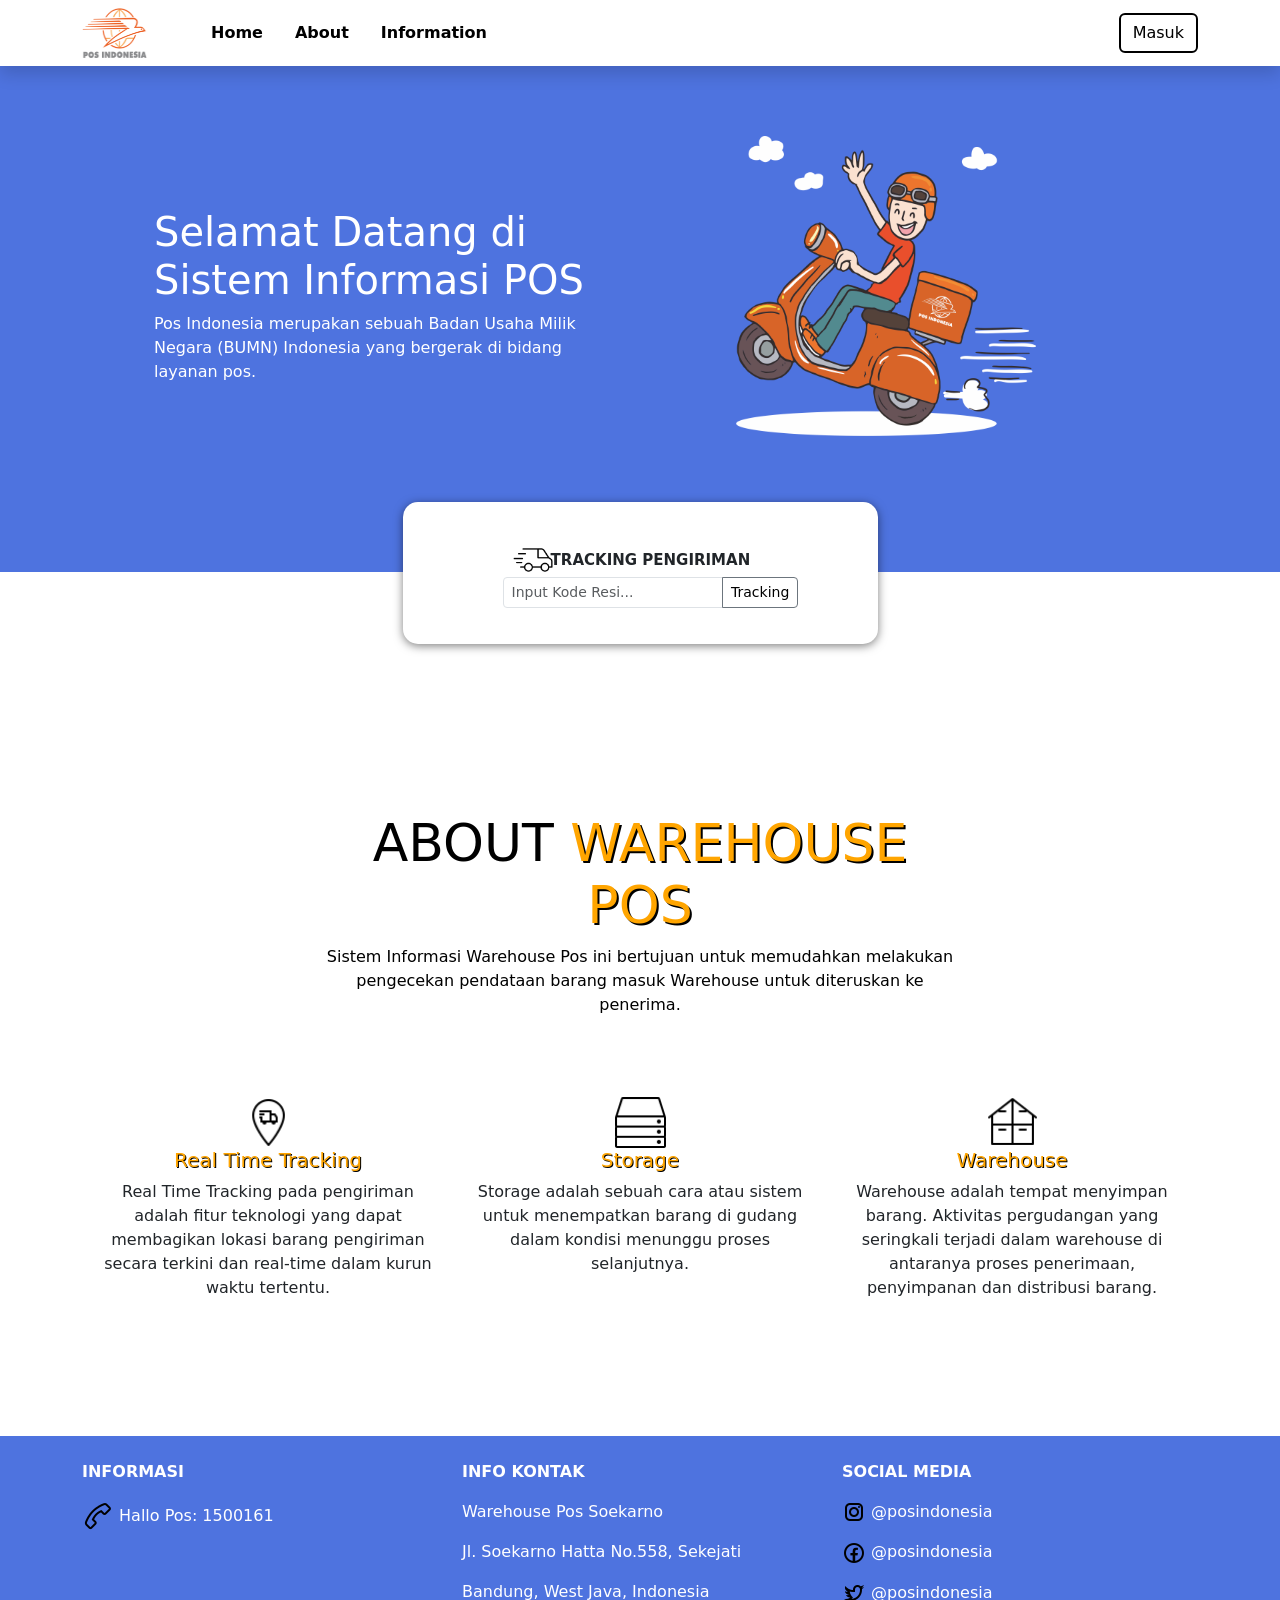
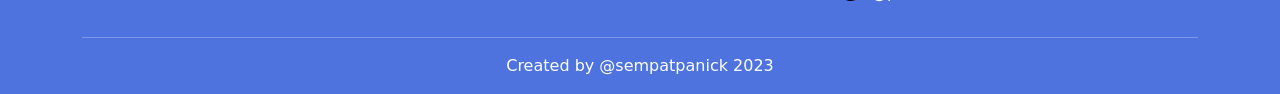
<file: index.html>
<!doctype html>
<html lang="en">

<head>
  <meta charset="utf-8">
  <meta name="viewport" content="width=device-width, initial-scale=1">
  <title>Sistem Informasi POS</title>
  <link href="https://cdn.jsdelivr.net/npm/bootstrap@5.3.0-alpha1/dist/css/bootstrap.min.css" rel="stylesheet"
    integrity="sha384-GLhlTQ8iRABdZLl6O3oVMWSktQOp6b7In1Zl3/Jr59b6EGGoI1aFkw7cmDA6j6gD" crossorigin="anonymous">
  <link href="assets/css/style.css" rel="stylesheet">
  <link rel="icon" href="assets/images/logoposnav.png">
</head>

<body>
  <nav class="shadow bg-body navbar fixed-top navbar-expand-lg bg-body-tertiary">
    <div class="container">
      <img src="assets/images/logoposnav.png" alt="Bootstrap" width="65" height="50" class="me-5">
      <button class="navbar-toggler" type="button" data-bs-toggle="collapse" data-bs-target="#navbarNav"
        aria-controls="navbarNav" aria-expanded="false" aria-label="Toggle navigation">
        <span class="navbar-toggler-icon"></span>
      </button>
      <div class="collapse navbar-collapse" id="navbarNav">
        <ul class="navbar-nav">
          <li class="nav-item px-2">
            <a class="nav-link active fw-bold" aria-current="page" href="index.html">Home</a>
          </li>
          <li class="nav-item px-2">
            <a class="nav-link fw-bold" href="#aboutme">About</a>
          </li>
          <li class="nav-item px-2">
            <a class="nav-link fw-bold" href="#footer">Information</a>
          </li>
        </ul>
        <form class="d-flex ms-auto" role="search">
          <a class="btn btn-masuk" href="pages/login.html">Masuk</a>
        </form>
      </div>
    </div>
  </nav>

  <!-- Content -->
  <div class="baner">
    <div class="container p-5">
      <div class="row justify-content-around">
        <div class="col mt-5 p-5">
          <h1 class="mt-4">Selamat Datang di Sistem Informasi POS</h1>
          <p>Pos Indonesia merupakan sebuah Badan Usaha Milik Negara (BUMN) Indonesia yang bergerak di bidang layanan
            pos.</p>
        </div>
        <div class="img-maskot col-md-6 p-5">
          <img src="assets/images/maskotpos.png" alt="Bootstrap" width="300" height="300" class="mx-5">
        </div>
      </div>
    </div>
  </div>

  <!-- info panel -->
  <div class="container">
    <div class="row justify-content-center">
      <div class="col-5 info-panel">
        <div class="col-lg-10">
          <img src="assets/images/icondeliv.png" alt="security" class="float-left">
          <h4>Tracking Pengiriman</h4>
          <div class="input-group input-group-sm mb-3">
            <input type="text" class="form-control" placeholder="Input Kode Resi..." aria-label="trackingpengiriman">
            <button class="btn btn-outline-secondary"><a style="text-decoration:none; color: black;"
                href="pages/tracking.html">Tracking</a></button>
          </div>
        </div>
      </div>
    </div>
  </div>
  </div>
  <!-- akhir info panel -->

  <!-- info aboutme -->
  <div id="aboutme">
    <section id="about" class="about">
      <div class="container text-center mt-5">
        <div class="row justify-content-center about-us">
          <div class="col-md-7 text-center mt-5 mb-5">
            <h3>About <span>Warehouse Pos</span></h3>
            <p>
              Sistem Informasi Warehouse Pos ini bertujuan untuk memudahkan melakukan pengecekan pendataan barang masuk
              Warehouse untuk diteruskan ke penerima.
            </p>
          </div>

          <div class="card-group">
            <div class="card">
              <div class="card-body">
                <img src="assets/images/iconstracking.png" class="card-img-top">
                <h5 class="card-title">Real Time Tracking</h5>
                <p class="card-text">Real Time Tracking pada pengiriman adalah fitur teknologi yang dapat membagikan
                  lokasi barang pengiriman secara terkini dan real-time dalam kurun waktu tertentu.</p>
              </div>
            </div>
            <div class="card">
              <div class="card-body">
                <img src="assets/images/iconsstorage.png" class="card-img-top">
                <h5 class="card-title">Storage</h5>
                <p class="card-text">Storage adalah sebuah cara atau sistem untuk menempatkan barang di gudang dalam
                  kondisi menunggu proses selanjutnya.</p>
              </div>
            </div>
            <div class="card">
              <div class="card-body">
                <img src="assets/images/iconswarehouse.png" class="card-img-top">
                <h5 class="card-title">Warehouse</h5>
                <p class="card-text">Warehouse adalah tempat menyimpan barang. Aktivitas pergudangan yang seringkali
                  terjadi dalam warehouse di antaranya proses penerimaan, penyimpanan dan distribusi barang.</p>
              </div>
            </div>
          </div>

        </div>
      </div>
    </section>
  </div>
  <!-- akhir aboutme -->

  <!-- awal footer -->
  <div id="footer">
    <section class="footer">
      <footer class="text-white">
        <div class="container footer">
          <div class="row pt-2">
            <div class="col-md-4 mt-3 footer-box">
              <p><b>INFORMASI</b></p>
              <p><img src="assets/images/iconcall.png" class="icon"> Hallo Pos: 1500161</p>
            </div>
            <div class="col-md-4 mt-3 footer-box">
              <p><b>INFO KONTAK</b></p>
              <p>Warehouse Pos Soekarno</p>
              <p>Jl. Soekarno Hatta No.558, Sekejati</p>
              <p>Bandung, West Java, Indonesia</p>
            </div>
            <div class="col-md-4 mt-3 footer-box">
              <p><b>SOCIAL MEDIA</b></p>
              <p><img src="assets/images/iconinstagram.png" class="icon"> @posindonesia</p>
              <p><img src="assets/images/iconfacebook.png" class="icon"> @posindonesia</p>
              <p><img src="assets/images/icontwitter.png" class="icon"> @posindonesia</p>
            </div>
            <div class="copyright col text-center">
              <hr>
              <p>Created by <a>@sempatpanick 2023</a>
            </div>
          </div>
        </div>
      </footer>
    </section>
  </div>
  <!-- akhir footer -->

  <script src="https://cdn.jsdelivr.net/npm/bootstrap@5.3.0-alpha1/dist/js/bootstrap.bundle.min.js"
    integrity="sha384-w76AqPfDkMBDXo30jS1Sgez6pr3x5MlQ1ZAGC+nuZB+EYdgRZgiwxhTBTkF7CXvN"
    crossorigin="anonymous"></script>
</body>

</html>
</file>
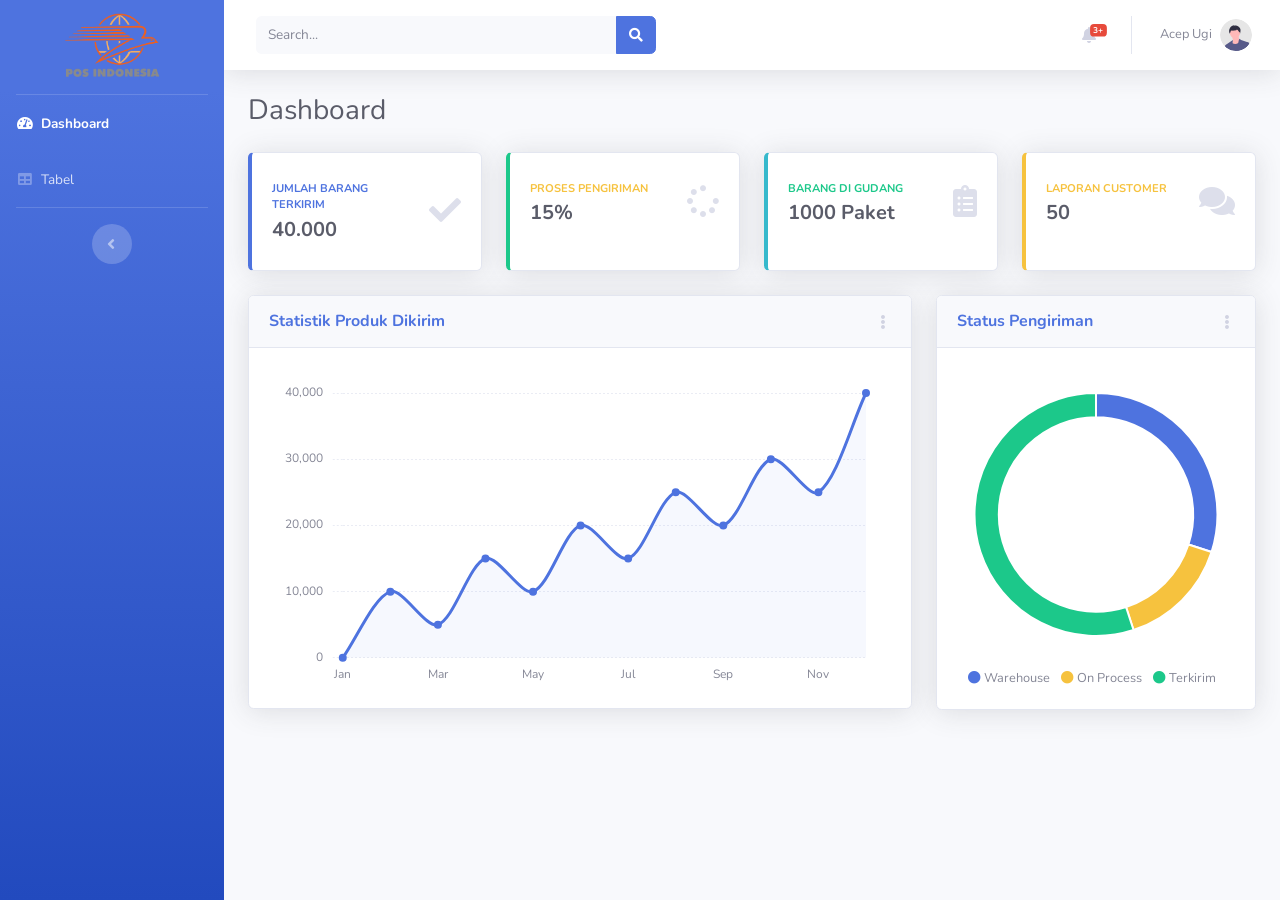
<file: pages/admin.html>
<!DOCTYPE html>
<html lang="en">

<head>
    <meta charset="utf-8">
    <meta http-equiv="X-UA-Compatible" content="IE=edge">
    <meta name="viewport" content="width=device-width, initial-scale=1, shrink-to-fit=no">
    <meta name="description" content="">
    <meta name="author" content="">
    <title>DASHBOARD</title>
    <link href="../vendor/fontawesome-free/css/all.min.css" rel="stylesheet" type="text/css">
    <link
        href="https://fonts.googleapis.com/css?family=Nunito:200,200i,300,300i,400,400i,600,600i,700,700i,800,800i,900,900i"
        rel="stylesheet">
    <link href="../assets/css/admin.css" rel="stylesheet">
    <link rel="icon" href="../assets/images/logoposnav.png">
</head>

<body id="page-top">

    <!-- Page Wrapper -->
    <div id="wrapper">
        <ul class="navbar-nav bg-gradient-primary sidebar sidebar-dark accordion" id="accordionSidebar">
            <a class="sidebar-brand d-flex align-items-center justify-content-center" href="../index.html">
                <div class="sidebar-brand-icon">
                    <div class="sidebar-brand-icon">
                        <img style="width: 50%; margin-top: 20px;" src="../assets/images/logoposnav.png" alt="">
                    </div>
                </div>
            </a>
            <br>
            <hr class="sidebar-divider my-0">

            <!-- Navbar Item Dashboard -->
            <li class="nav-item active">
                <a class="nav-link" href="index.html">
                    <i class="fas fa-fw fa-tachometer-alt"></i>
                    <span>Dashboard</span></a>
            </li>

            <!-- Navbar Item Tables -->
            <li class="nav-item">
                <a class="nav-link" href="tables.html">
                    <i class="fas fa-fw fa-table"></i>
                    <span>Tabel</span></a>
            </li>

            <hr class="sidebar-divider d-none d-md-block">

            <!-- Sidebar Panah -->
            <div class="text-center d-none d-md-inline">
                <button class="rounded-circle border-0" id="sidebarToggle"></button>
            </div>
        </ul>

        <div id="content-wrapper" class="d-flex flex-column">

            <div id="content">
                <!-- Topbar Atas-->
                <nav class="navbar navbar-expand navbar-light bg-white topbar mb-4 static-top shadow">

                    <!-- Sidebar Toggle (Topbar) -->
                    <button id="sidebarToggleTop" class="btn btn-link d-md-none rounded-circle mr-3">
                        <i class="fa fa-bars"></i>
                    </button>

                    <!-- Search -->
                    <form
                        class="d-none d-sm-inline-block form-inline mr-auto ml-md-3 my-2 my-md-0 mw-100 navbar-search">
                        <div class="input-group">
                            <input type="text" class="form-control bg-light border-0 small" placeholder="Search..."
                                aria-label="Search" aria-describedby="basic-addon2">
                            <div class="input-group-append">
                                <button class="btn btn-primary" type="button">
                                    <i class="fas fa-search fa-sm"></i>
                                </button>
                            </div>
                        </div>
                    </form>

                    <!-- Topbar Navbar -->
                    <ul class="navbar-nav ml-auto">

                        <!-- Nav Item Peringatan -->
                        <li class="nav-item dropdown no-arrow mx-1">
                            <a class="nav-link dropdown-toggle" href="#" id="alertsDropdown" role="button"
                                data-toggle="dropdown" aria-haspopup="true" aria-expanded="false">
                                <i class="fas fa-bell fa-fw"></i>
                                <!-- Counter - Alerts -->
                                <span class="badge badge-danger badge-counter">3+</span>
                            </a>
                            <!-- Dropdown - Alerts -->
                            <div class="dropdown-list dropdown-menu dropdown-menu-right shadow animated--grow-in"
                                aria-labelledby="alertsDropdown">
                                <h6 class="dropdown-header">
                                    Pesan Masuk
                                </h6>
                                <a class="dropdown-item d-flex align-items-center" href="#">
                                    <div class="mr-3">
                                        <div class="icon-circle bg-primary">
                                            <i class="fas fa-file-alt text-white"></i>
                                        </div>
                                    </div>
                                    <div>
                                        <div class="small text-gray-500">December 12, 2022</div>
                                        <span class="font-weight-bold">Kartu Telkomsel Terkirim dengan baik sampai ke
                                            alamat</span>
                                    </div>
                                </a>
                                <a class="dropdown-item d-flex align-items-center" href="#">
                                    <div class="mr-3">
                                        <div class="icon-circle bg-success">
                                            <i class="fas fa-donate text-white"></i>
                                        </div>
                                    </div>
                                    <div>
                                        <div class="small text-gray-500">Agustus 26, 2022</div>
                                        Pos Indonesia Ulang Tahun ke-276
                                    </div>
                                </a>
                                <a class="dropdown-item d-flex align-items-center" href="#">
                                    <div class="mr-3">
                                        <div class="icon-circle bg-warning">
                                            <i class="fas fa-exclamation-triangle text-white"></i>
                                        </div>
                                    </div>
                                    <div>
                                        <div class="small text-gray-500">December 2, 2022</div>
                                        Customer melaporkan barang yang rusak dalam pengiriman
                                    </div>
                                </a>
                                <a class="dropdown-item text-center small text-gray-500" href="#">Tampilkan Semua
                                    Pesan</a>
                            </div>
                        </li>

                        <div class="topbar-divider d-none d-sm-block"></div>

                        <!-- Nav Item User -->
                        <li class="nav-item dropdown no-arrow">
                            <a class="nav-link dropdown-toggle" href="#" id="userDropdown" role="button"
                                data-toggle="dropdown" aria-haspopup="true" aria-expanded="false">
                                <span class="mr-2 d-none d-lg-inline text-gray-600 small">Acep Ugi</span>
                                <img class="img-profile rounded-circle" src="../assets/images/undraw_profile.svg">
                            </a>
                            <!-- Dropdown User -->
                            <div class="dropdown-menu dropdown-menu-right shadow animated--grow-in"
                                aria-labelledby="userDropdown">
                                <a class="dropdown-item" href="#">
                                    <i class="fas fa-user fa-sm fa-fw mr-2 text-gray-400"></i>
                                    Profile
                                </a>
                                <a class="dropdown-item" href="#">
                                    <i class="fas fa-cogs fa-sm fa-fw mr-2 text-gray-400"></i>
                                    Settings
                                </a>
                                <a class="dropdown-item" href="#">
                                    <i class="fas fa-list fa-sm fa-fw mr-2 text-gray-400"></i>
                                    Log Aktivitas
                                </a>
                                <div class="dropdown-divider"></div>
                                <a class="dropdown-item" href="#" data-toggle="modal" data-target="#logoutModal">
                                    <i class="fas fa-sign-out-alt fa-sm fa-fw mr-2 text-gray-400"></i>
                                    Logout
                                </a>
                            </div>
                        </li>
                    </ul>
                </nav>
                <!-- AkhirTopbar -->

                <!-- Begin Page Content -->
                <div class="container-fluid">

                    <!-- Page Heading -->
                    <div class="d-sm-flex align-items-center justify-content-between mb-4">
                        <h1 class="h3 mb-0 text-gray-800">Dashboard</h1>
                        <!-- <a href="#" class="d-none d-sm-inline-block btn btn-sm btn-primary shadow-sm"><i
                                class="fas fa-download fa-sm text-white-50"></i> Unduh Laporan Dashboard</a> -->
                    </div>

                    <!-- Content Row -->
                    <div class="row">

                        <!-- Card Example -->
                        <div class="col-xl-3 col-md-6 mb-4">
                            <div class="card border-left-primary shadow h-100 py-2">
                                <div class="card-body">
                                    <div class="row no-gutters align-items-center">
                                        <div class="col mr-2">
                                            <div class="text-xs font-weight-bold text-primary text-uppercase mb-1">
                                                Jumlah Barang Terkirim</div>
                                            <div class="h5 mb-0 font-weight-bold text-gray-800">40.000</div>
                                        </div>
                                        <div class="col-auto">
                                            <i class="fas fa-check fa-2x text-gray-300"></i>
                                        </div>
                                    </div>
                                </div>
                            </div>
                        </div>

                        <!-- Card Example -->
                        <div class="col-xl-3 col-md-6 mb-4">
                            <div class="card border-left-success shadow h-100 py-2">
                                <div class="card-body">
                                    <div class="row no-gutters align-items-center">
                                        <div class="col mr-2">
                                            <div class="text-xs font-weight-bold text-success text-uppercase mb-1">
                                                Proses Pengiriman</div>
                                            <div class="h5 mb-0 font-weight-bold text-gray-800">15%</div>
                                        </div>
                                        <div class="col-auto">
                                            <i class="fas fa-spinner fa-2x text-gray-300"></i>
                                        </div>
                                    </div>
                                </div>
                            </div>
                        </div>

                        <!-- Card Example -->
                        <div class="col-xl-3 col-md-6 mb-4">
                            <div class="card border-left-info shadow h-100 py-2">
                                <div class="card-body">
                                    <div class="row no-gutters align-items-center">
                                        <div class="col mr-2">
                                            <div class="text-xs font-weight-bold text-info text-uppercase mb-1">
                                                Barang di Gudang
                                            </div>
                                            <div class="row no-gutters align-items-center">
                                                <div class="col-auto">
                                                    <div class="h5 mb-0 mr-3 font-weight-bold text-gray-800">1000 Paket
                                                    </div>
                                                </div>
                                            </div>
                                        </div>
                                        <div class="col-auto">
                                            <i class="fas fa-clipboard-list fa-2x text-gray-300"></i>
                                        </div>
                                    </div>
                                </div>
                            </div>
                        </div>

                        <!-- Card Example -->
                        <div class="col-xl-3 col-md-6 mb-4">
                            <div class="card border-left-warning shadow h-100 py-2">
                                <div class="card-body">
                                    <div class="row no-gutters align-items-center">
                                        <div class="col mr-2">
                                            <div class="text-xs font-weight-bold text-warning text-uppercase mb-1">
                                                Laporan Customer</div>
                                            <div class="h5 mb-0 font-weight-bold text-gray-800">50</div>
                                        </div>
                                        <div class="col-auto">
                                            <i class="fas fa-comments fa-2x text-gray-300"></i>
                                        </div>
                                    </div>
                                </div>
                            </div>
                        </div>
                    </div>
                    <!-- Content Row -->

                    <div class="row">

                        <!-- Area Chart -->
                        <div class="col-xl-8 col-lg-7">
                            <div class="card shadow mb-4">
                                <!-- Card Header - Dropdown -->
                                <div
                                    class="card-header py-3 d-flex flex-row align-items-center justify-content-between">
                                    <h6 class="m-0 font-weight-bold text-primary">Statistik Produk Dikirim</h6>
                                    <div class="dropdown no-arrow">
                                        <a class="dropdown-toggle" href="#" role="button" id="dropdownMenuLink"
                                            data-toggle="dropdown" aria-haspopup="true" aria-expanded="false">
                                            <i class="fas fa-ellipsis-v fa-sm fa-fw text-gray-400"></i>
                                        </a>
                                        <div class="dropdown-menu dropdown-menu-right shadow animated--fade-in"
                                            aria-labelledby="dropdownMenuLink">
                                            <a class="dropdown-item" href="#">Action</a>
                                        </div>
                                    </div>
                                </div>

                                <!-- Card Body -->
                                <div class="card-body">
                                    <div class="chart-area">
                                        <canvas id="myAreaChart"></canvas>
                                    </div>
                                </div>
                            </div>
                        </div>

                        <!-- Pie Chart -->
                        <div class="col-xl-4 col-lg-5">
                            <div class="card shadow mb-4">
                                <!-- Card Header - Dropdown -->
                                <div
                                    class="card-header py-3 d-flex flex-row align-items-center justify-content-between">
                                    <h6 class="m-0 font-weight-bold text-primary">Status Pengiriman</h6>
                                    <div class="dropdown no-arrow">
                                        <a class="dropdown-toggle" href="#" role="button" id="dropdownMenuLink"
                                            data-toggle="dropdown" aria-haspopup="true" aria-expanded="false">
                                            <i class="fas fa-ellipsis-v fa-sm fa-fw text-gray-400"></i>
                                        </a>
                                        <div class="dropdown-menu dropdown-menu-right shadow animated--fade-in"
                                            aria-labelledby="dropdownMenuLink">
                                            <a class="dropdown-item" href="#">Action</a>
                                        </div>
                                    </div>
                                </div>
                                <!-- Card Body -->
                                <div class="card-body">
                                    <div class="chart-pie pt-4 pb-2">
                                        <canvas id="myPieChart"></canvas>
                                    </div>
                                    <div class="mt-4 text-center small">
                                        <span class="mr-2">
                                            <i class="fas fa-circle text-primary"></i> Warehouse
                                        </span>
                                        <span class="mr-2">
                                            <i class="fas fa-circle text-success"></i> On Process
                                        </span>
                                        <span class="mr-2">
                                            <i class="fas fa-circle text-info"></i> Terkirim
                                        </span>
                                    </div>
                                </div>
                            </div>
                        </div>
                    </div>
                </div>
            </div>
            <!-- Akhir Content -->
        </div>
    </div>

    <a class="scroll-to-top rounded" href="#page-top">
        <i class="fas fa-angle-up"></i>
    </a>

    <!-- Halaman Logout -->
    <div class="modal fade" id="logoutModal" tabindex="-1" role="dialog" aria-labelledby="exampleModalLabel"
        aria-hidden="true">
        <div class="modal-dialog" role="document">
            <div class="modal-content">
                <div class="modal-header">
                    <h5 class="modal-title" id="exampleModalLabel">Apakah anda ingin keluar?</h5>
                    <button class="close" type="button" data-dismiss="modal" aria-label="Close">
                        <span aria-hidden="true">×</span>
                    </button>
                </div>
                <div class="modal-body">Klik Logout anda Akan kembali ke halaman login</div>
                <div class="modal-footer">
                    <button class="btn btn-secondary" type="button" data-dismiss="modal">Cancel</button>
                    <a class="btn btn-primary" href="login.html">Logout</a>
                </div>
            </div>
        </div>
    </div>

    <!-- Bootstrap JavaScript-->
    <script src="../vendor/jquery/jquery.min.js"></script>
    <script src="../vendor/bootstrap/js/bootstrap.bundle.min.js"></script>

    <!-- Plugin JavaScript-->
    <script src="../vendor/jquery-easing/jquery.easing.min.js"></script>

    <!-- Custom scripts for all pages-->
    <script src="../js/sb-admin-2.min.js"></script>

    <!-- Page level plugins -->
    <script src="../vendor/chart.js/Chart.min.js"></script>

    <!-- Page level custom scripts -->
    <script src="../js/demo/chart-area-demo.js"></script>
    <script src="../js/demo/chart-pie-demo.js"></script>
</body>

</html>
</file>
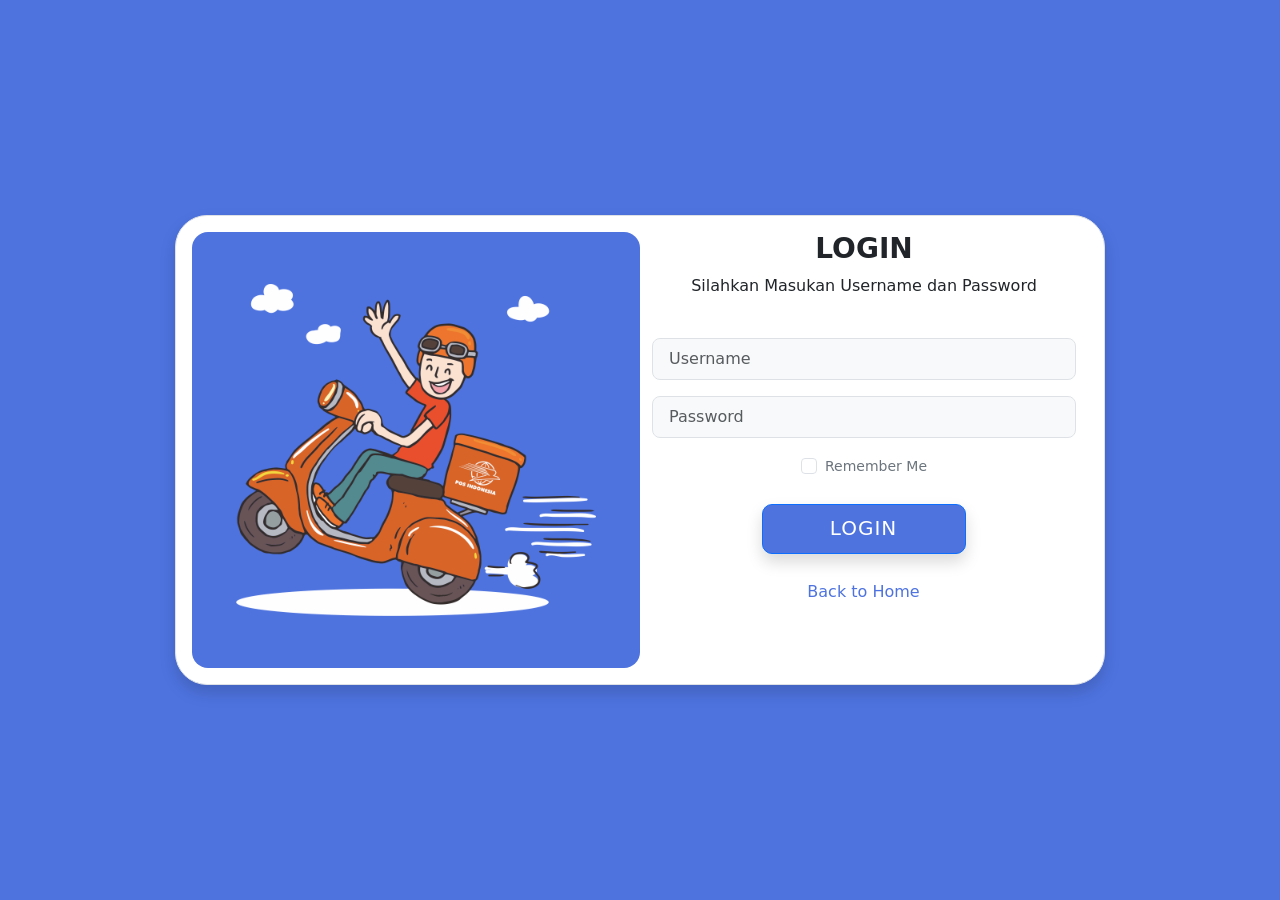
<file: pages/login.html>
<!DOCTYPE html>
<html lang="en">

<head>
  <meta charset="UTF-8">
  <meta name="viewport" content="width=device-width, initial-scale=1.0">
  <title>Sistem Informasi POS</title>
  <link href="https://cdn.jsdelivr.net/npm/bootstrap@5.3.0-alpha1/dist/css/bootstrap.min.css" rel="stylesheet"
    integrity="sha384-GLhlTQ8iRABdZLl6O3oVMWSktQOp6b7In1Zl3/Jr59b6EGGoI1aFkw7cmDA6j6gD" crossorigin="anonymous">
  <link href="../assets/css/login.css" rel="stylesheet">
  <link rel="icon" href="../assets/images/logoposnav.png">
</head>

<body>
  <div class="container d-flex justify-content-center align-items-center min-vh-100">
    <div class="row border rounded-5 p-3 bg-white shadow box-area">

      <div class="col-md-6 rounded-4 d-flex justify-content-center align-items-center flex-column"
        style="background-color: #4e73df;">
        <img src="../assets/images/maskotpos.png" class="img-fluid" style="width: 85%;">
      </div>

      <div class="col-md-6 right-box">
        <div class="row align-items-center">
          <div class="header-text mb-4">
            <h3 style="text-align: center;"><strong>LOGIN</strong></h3>
            <p style="text-align: center;">Silahkan Masukan Username dan Password</p>
          </div>
          <div class="input-group mb-3">
            <input type="text" class="form-control form-control-lg bg-light fs-6" placeholder="Username">
          </div>
          <div class="input-group mb-3">
            <input type="password" class="form-control form-control-lg bg-light fs-6" placeholder="Password">
          </div>

          <div class="input-group mb-5 d-flex justify-content-center">
            <div class="form-check">
              <input type="checkbox" class="form-check-input" id="form-check">
              <label for="form-check" class="form-check-label text-secondary"><small>Remember Me</small></label>
            </div>
            <div class="input-group mb-3">
              <a class="shadow btn btn-lg btn-primary fs-6 mt-4" type="submit" href="../pages/admin.html">LOGIN</a>
            </div>
            <p><a class="back-to-home" href="../index.html">Back to Home</a></p>
          </div>

        </div>
      </div>
    </div>
  </div>
</body>

</html>
</file>
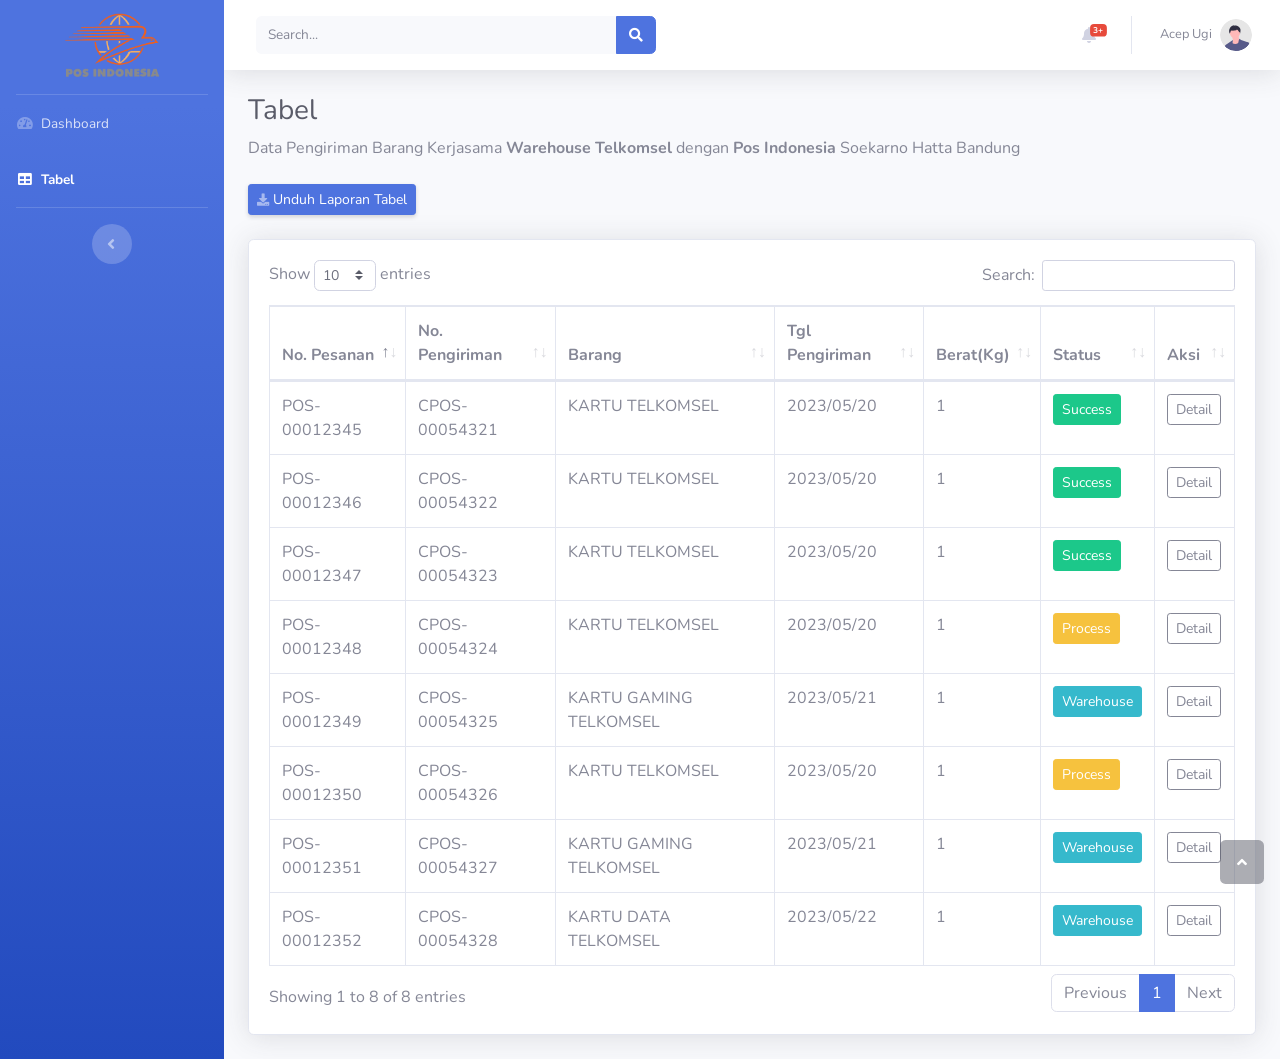
<file: pages/tables.html>
<!DOCTYPE html>
<html lang="en">

<head>
    <meta charset="utf-8">
    <meta http-equiv="X-UA-Compatible" content="IE=edge">
    <meta name="viewport" content="width=device-width, initial-scale=1, shrink-to-fit=no">
    <meta name="description" content="">
    <meta name="author" content="">
    <title>DASHBOARD</title>
    <link href="../vendor/fontawesome-free/css/all.min.css" rel="stylesheet" type="text/css">
    <link
        href="https://fonts.googleapis.com/css?family=Nunito:200,200i,300,300i,400,400i,600,600i,700,700i,800,800i,900,900i"
        rel="stylesheet">
    <link href="../assets/css/admin.css" rel="stylesheet">
    <link href="../vendor/datatables/dataTables.bootstrap4.min.css" rel="stylesheet">
    <link rel="icon" href="../assets/images/logoposnav.png">
</head>

<body id="page-top">
    <div id="wrapper">
        <ul class="navbar-nav bg-gradient-primary sidebar sidebar-dark accordion" id="accordionSidebar">
            <a class="sidebar-brand d-flex align-items-center justify-content-center" href="../index.html">
                <div class="sidebar-brand-icon">
                    <img style="width: 50%; margin-top: 20px;" src="../assets/images/logoposnav.png" alt="">
                </div>
            </a>
            <br>
            <hr class="sidebar-divider my-0">

            <!-- Navbar Item Dashboard-->
            <li class="nav-item">
                <a class="nav-link" href="../pages/admin.html">
                    <i class="fas fa-fw fa-tachometer-alt"></i>
                    <span>Dashboard</span></a>
            </li>
            <!-- Navbar Item Tables -->
            <li class="nav-item active">
                <a class="nav-link" href="tables.html">
                    <i class="fas fa-fw fa-table"></i>
                    <span>Tabel</span></a>
            </li>

            <hr class="sidebar-divider d-none d-md-block">

            <!-- Sidebar Panah-->
            <div class="text-center d-none d-md-inline">
                <button class="rounded-circle border-0" id="sidebarToggle"></button>
            </div>

        </ul>

        <div id="content-wrapper" class="d-flex flex-column">

            <div id="content">
                <!-- Top Bar Atas -->
                <nav class="navbar navbar-expand navbar-light bg-white topbar mb-4 static-top shadow">

                    <!-- Sidebar Toggle (Topbar) -->
                    <form class="form-inline">
                        <button id="sidebarToggleTop" class="btn btn-link d-md-none rounded-circle mr-3">
                            <i class="fa fa-bars"></i>
                        </button>
                    </form>

                    <!-- Search -->
                    <form
                        class="d-none d-sm-inline-block form-inline mr-auto ml-md-3 my-2 my-md-0 mw-100 navbar-search">
                        <div class="input-group">
                            <input type="text" class="form-control bg-light border-0 small" placeholder="Search..."
                                aria-label="Search" aria-describedby="basic-addon2">
                            <div class="input-group-append">
                                <button class="btn btn-primary" type="button">
                                    <i class="fas fa-search fa-sm"></i>
                                </button>
                            </div>
                        </div>
                    </form>

                    <!-- Topbar Navbar -->
                    <ul class="navbar-nav ml-auto">

                        <!-- Nav Item Peringatan -->
                        <li class="nav-item dropdown no-arrow mx-1">
                            <a class="nav-link dropdown-toggle" href="#" id="alertsDropdown" role="button"
                                data-toggle="dropdown" aria-haspopup="true" aria-expanded="false">
                                <i class="fas fa-bell fa-fw"></i>
                                <!-- Counter - Alerts -->
                                <span class="badge badge-danger badge-counter">3+</span>
                            </a>
                            <!-- Dropdown - Alerts -->
                            <div class="dropdown-list dropdown-menu dropdown-menu-right shadow animated--grow-in"
                                aria-labelledby="alertsDropdown">
                                <h6 class="dropdown-header">
                                    Pesan Masuk
                                </h6>
                                <a class="dropdown-item d-flex align-items-center" href="#">
                                    <div class="mr-3">
                                        <div class="icon-circle bg-primary">
                                            <i class="fas fa-file-alt text-white"></i>
                                        </div>
                                    </div>
                                    <div>
                                        <div class="small text-gray-500">December 12, 2022</div>
                                        <span class="font-weight-bold">Kartu Telkomsel Terkirim dengan baik sampai ke
                                            alamat</span>
                                    </div>
                                </a>
                                <a class="dropdown-item d-flex align-items-center" href="#">
                                    <div class="mr-3">
                                        <div class="icon-circle bg-success">
                                            <i class="fas fa-donate text-white"></i>
                                        </div>
                                    </div>
                                    <div>
                                        <div class="small text-gray-500">Agustus 26, 2022</div>
                                        Pos Indonesia Ulang Tahun ke-276
                                    </div>
                                </a>
                                <a class="dropdown-item d-flex align-items-center" href="#">
                                    <div class="mr-3">
                                        <div class="icon-circle bg-warning">
                                            <i class="fas fa-exclamation-triangle text-white"></i>
                                        </div>
                                    </div>
                                    <div>
                                        <div class="small text-gray-500">December 2, 2022</div>
                                        Customer melaporkan barang yang rusak dalam pengiriman
                                    </div>
                                </a>
                                <a class="dropdown-item text-center small text-gray-500" href="#">Tampilkan Semua
                                    Pesan</a>
                            </div>
                        </li>

                        <div class="topbar-divider d-none d-sm-block"></div>

                        <!-- Nav Item User -->
                        <li class="nav-item dropdown no-arrow">
                            <a class="nav-link dropdown-toggle" href="#" id="userDropdown" role="button"
                                data-toggle="dropdown" aria-haspopup="true" aria-expanded="false">
                                <span class="mr-2 d-none d-lg-inline text-gray-600 small">Acep Ugi</span>
                                <img class="img-profile rounded-circle" src="../assets/images/undraw_profile.svg">
                            </a>
                            <!-- Dropdown User -->
                            <div class="dropdown-menu dropdown-menu-right shadow animated--grow-in"
                                aria-labelledby="userDropdown">
                                <a class="dropdown-item" href="#">
                                    <i class="fas fa-user fa-sm fa-fw mr-2 text-gray-400"></i>
                                    Profile
                                </a>
                                <a class="dropdown-item" href="#">
                                    <i class="fas fa-cogs fa-sm fa-fw mr-2 text-gray-400"></i>
                                    Settings
                                </a>
                                <a class="dropdown-item" href="#">
                                    <i class="fas fa-list fa-sm fa-fw mr-2 text-gray-400"></i>
                                    Log Aktivitas
                                </a>
                                <div class="dropdown-divider"></div>
                                <a class="dropdown-item" href="#" data-toggle="modal" data-target="#logoutModal">
                                    <i class="fas fa-sign-out-alt fa-sm fa-fw mr-2 text-gray-400"></i>
                                    Logout
                                </a>
                            </div>
                        </li>
                    </ul>
                </nav>
                <!-- Akhir Topbar -->

                <!-- Begin Page Content -->
                <div class="container-fluid">
                    <h1 class="h3 mb-2 text-gray-800">Tabel</h1>
                    <p class="mb-4">Data Pengiriman Barang Kerjasama <strong>Warehouse Telkomsel</strong> dengan
                        <strong>Pos
                            Indonesia</strong> Soekarno
                        Hatta Bandung
                    <div class="mb-4">
                        <a onclick="window.open('unduh.html','_blank')"
                            class="d-none d-sm-inline-block btn btn-sm btn-primary shadow-sm"><i
                                class="fas fa-download fa-sm text-white-50"></i> Unduh Laporan Tabel</a>
                    </div>

                    <!-- Data Tables-->
                    <div class="card shadow mb-4">
                        <div class="card-body">
                            <div class="table-responsive">
                                <table class="table table-bordered" id="dataTable" width="100%" cellspacing="0">
                                    <thead>
                                        <tr>
                                            <th>No. Pesanan</th>
                                            <th>No. Pengiriman</th>
                                            <th>Barang</th>
                                            <th>Tgl Pengiriman</th>
                                            <th>Berat(Kg)</th>
                                            <th>Status</th>
                                            <th>Aksi</th>
                                        </tr>
                                    </thead>
                                    <tbody>
                                        <tr>
                                            <td>POS-00012345</td>
                                            <td>CPOS-00054321</td>
                                            <td>KARTU TELKOMSEL</td>
                                            <td>2023/05/20</td>
                                            <td>1</td>
                                            <td><button type="button" class="btn btn-success btn-sm">Success</button>
                                            <td><button type="button" class="btn btn-outline-secondary btn-sm"
                                                    data-toggle="modal" data-target="#detailModal">Detail</button>
                                            </td>
                                        </tr>
                                        <tr>
                                            <td>POS-00012346</td>
                                            <td>CPOS-00054322</td>
                                            <td>KARTU TELKOMSEL</td>
                                            <td>2023/05/20</td>
                                            <td>1</td>
                                            <td><button type="button" class="btn btn-success btn-sm">Success</button>
                                            </td>
                                            <td><button type="button" class="btn btn-outline-secondary btn-sm"
                                                    data-toggle="modal" data-target="#detailModal">Detail</button>
                                        </tr>
                                        <tr>
                                            <td>POS-00012347</td>
                                            <td>CPOS-00054323</td>
                                            <td>KARTU TELKOMSEL</td>
                                            <td>2023/05/20</td>
                                            <td>1</td>
                                            <td><button type="button" class="btn btn-success btn-sm">Success</button>
                                            </td>
                                            <td><button type="button" class="btn btn-outline-secondary btn-sm"
                                                    data-toggle="modal" data-target="#detailModal">Detail</button>
                                        </tr>
                                        <tr>
                                            <td>POS-00012348</td>
                                            <td>CPOS-00054324</td>
                                            <td>KARTU TELKOMSEL</td>
                                            <td>2023/05/20</td>
                                            <td>1</td>
                                            <td><button type="button" class="btn btn-warning btn-sm">Process</button>
                                            </td>
                                            <td><button type="button" class="btn btn-outline-secondary btn-sm"
                                                    data-toggle="modal" data-target="#detailModal">Detail</button>
                                        </tr>
                                        <tr>
                                            <td>POS-00012349</td>
                                            <td>CPOS-00054325</td>
                                            <td>KARTU GAMING TELKOMSEL</td>
                                            <td>2023/05/21</td>
                                            <td>1</td>
                                            <td><button type="button" class="btn btn-info btn-sm">Warehouse</button>
                                            </td>
                                            <td><button type="button" class="btn btn-outline-secondary btn-sm"
                                                    data-toggle="modal" data-target="#detailModal">Detail</button>
                                        </tr>
                                        <tr>
                                            <td>POS-00012350</td>
                                            <td>CPOS-00054326</td>
                                            <td>KARTU TELKOMSEL</td>
                                            <td>2023/05/20</td>
                                            <td>1</td>
                                            <td><button type="button" class="btn btn-warning btn-sm">Process</button>
                                            </td>
                                            <td><button type="button" class="btn btn-outline-secondary btn-sm"
                                                    data-toggle="modal" data-target="#detailModal">Detail</button>
                                        </tr>
                                        <tr>
                                            <td>POS-00012351</td>
                                            <td>CPOS-00054327</td>
                                            <td>KARTU GAMING TELKOMSEL</td>
                                            <td>2023/05/21</td>
                                            <td>1</td>
                                            <td><button type="button" class="btn btn-info btn-sm">Warehouse</button>
                                            </td>
                                            <td><button type="button" class="btn btn-outline-secondary btn-sm"
                                                    data-toggle="modal" data-target="#detailModal">Detail</button>
                                        </tr>
                                        <tr>
                                            <td>POS-00012352</td>
                                            <td>CPOS-00054328</td>
                                            <td>KARTU DATA TELKOMSEL</td>
                                            <td>2023/05/22</td>
                                            <td>1</td>
                                            <td><button type="button" class="btn btn-info btn-sm">Warehouse</button>
                                            </td>
                                            <td><button type="button" class="btn btn-outline-secondary btn-sm"
                                                    data-toggle="modal" data-target="#detailModal">Detail</button>
                                        </tr>
                                    </tbody>
                                </table>
                            </div>
                        </div>
                    </div>
                    <!-- Akhir Data Tables -->
                </div>
            </div>
        </div>
    </div>

    <a class="scroll-to-top rounded" href="#page-top">
        <i class="fas fa-angle-up"></i>
    </a>

    <!-- Halaman Logout-->
    <div class="modal fade" id="logoutModal" tabindex="-1" role="dialog" aria-labelledby="exampleModalLabel"
        aria-hidden="true">
        <div class="modal-dialog" role="document">
            <div class="modal-content">
                <div class="modal-header">
                    <h5 class="modal-title" id="exampleModalLabel">Apakah anda ingin keluar?</h5>
                    <button class="close" type="button" data-dismiss="modal" aria-label="Close">
                        <span aria-hidden="true">×</span>
                    </button>
                </div>
                <div class="modal-body">Klik Logout anda Akan kembali ke halaman login</div>
                <div class="modal-footer">
                    <button class="btn btn-secondary" type="button" data-dismiss="modal">Cancel</button>
                    <a class="btn btn-primary" href="login.html">Logout</a>
                </div>
            </div>
        </div>
    </div>

    <!-- Detail Pengiriman Alert -->
    <div class="modal fade" id="detailModal" tabindex="-1" role="dialog" aria-labelledby="exampleModalLabel"
        aria-hidden="true">
        <div class="modal-dialog" role="document">
            <div class="modal-content">
                <div class="modal-header">
                    <h5 class="modal-title" id="exampleModalLabel">DETAIL PENGIRIMAN</h5>
                    <button class="close" type="button" data-dismiss="modal" aria-label="Close">
                        <span aria-hidden="true">×</span>
                    </button>
                </div>
                <div class="container">
                    <div class="row align-items-start">
                        <div class="col">
                            <strong>Penerima</strong>
                            <p>Jono Budiawan</p>
                        </div>
                        <div class="col">
                            <strong>No Order</strong>
                            <p>CPOS-00054325</p>
                        </div>
                    </div>

                    <div class="row align-items-start">
                        <div class="col">
                            <strong>Pengirim</strong>
                            <p>Budi Ibudi <br> 0851-5656-8998</p>
                        </div>
                        <div class="col">
                            <img class="img-barcode" src="../assets/images/barcode.webp">
                        </div>
                    </div>

                    <div class="row align-items-start">
                        <div class="col">
                            <strong>Item</strong>
                            <p>1 x Kartu Gaming Telkomsel</p>
                        </div>
                    </div>

                    <div class="modal-body">
                    </div>
                </div>
            </div>
        </div>

        <!-- Bootstrap JavaScript-->
        <script src="../vendor/jquery/jquery.min.js"></script>
        <script src="../vendor/bootstrap/js/bootstrap.bundle.min.js"></script>

        <!-- Plugin JavaScript-->
        <script src="../vendor/jquery-easing/jquery.easing.min.js"></script>

        <!-- Custom scripts for all pages-->
        <script src="../js/sb-admin-2.min.js"></script>

        <!-- Page level plugins -->
        <script src="../vendor/datatables/jquery.dataTables.min.js"></script>
        <script src="../vendor/datatables/dataTables.bootstrap4.min.js"></script>

        <!-- Page level custom scripts -->
        <script src="../js/demo/datatables-demo.js"></script>
</body>

</html>
</file>
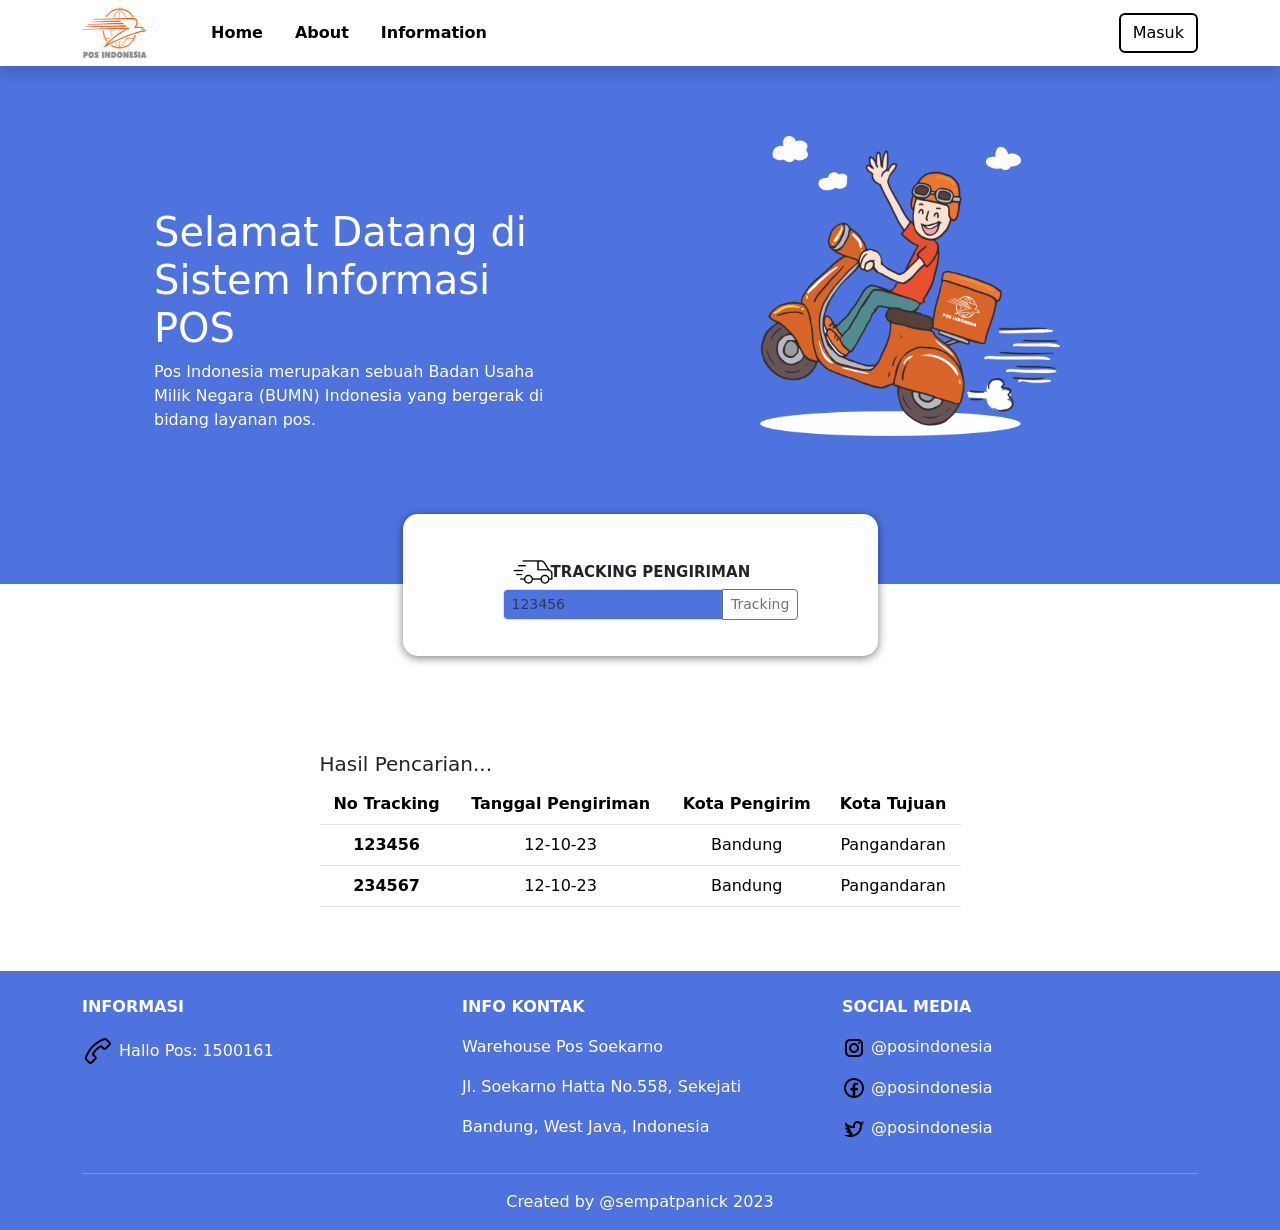
<file: pages/tracking.html>
<!DOCTYPE html>
<html lang="en">

<head>
  <meta charset="UTF-8">
  <meta http-equiv="X-UA-Compatible" content="IE=edge">
  <meta name="viewport" content="width=device-width, initial-scale=1.0">
  <title>Document</title>
  <link href="https://cdn.jsdelivr.net/npm/bootstrap@5.3.0-alpha1/dist/css/bootstrap.min.css" rel="stylesheet"
    integrity="sha384-GLhlTQ8iRABdZLl6O3oVMWSktQOp6b7In1Zl3/Jr59b6EGGoI1aFkw7cmDA6j6gD" crossorigin="anonymous">
  <link href="../assets/css/style.css" rel="stylesheet">
  <link rel="icon" href="../assets/images/logoposnav.png">
</head>

<body>
  <nav class="shadow bg-body navbar fixed-top navbar-expand-lg bg-body-tertiary">
    <div class="container">
      <img src="../assets/images/logoposnav.png" alt="Bootstrap" width="65" height="50" class="me-5">
      <button class="navbar-toggler" type="button" data-bs-toggle="collapse" data-bs-target="#navbarNav"
        aria-controls="navbarNav" aria-expanded="false" aria-label="Toggle navigation">
        <span class="navbar-toggler-icon"></span>
      </button>
      <div class="collapse navbar-collapse" id="navbarNav">
        <ul class="navbar-nav">
          <li class="nav-item px-2">
            <a class="nav-link active fw-bold" aria-current="page" href="../index.html">Home</a>
          </li>
          <li class="nav-item px-2">
            <a class="nav-link fw-bold" href="#aboutme">About</a>
          </li>
          <li class="nav-item px-2">
            <a class="nav-link fw-bold" href="#footer">Information</a>
          </li>
        </ul>
        <form class="d-flex ms-auto" role="search">
          <a class="btn btn-masuk" href="../pages/login.html">Masuk</a>
        </form>
      </div>
    </div>
  </nav>

  <!-- Content -->
  <div class="baner">
    <div class="container p-5">
      <div class="row justify-content-around">
        <div class="col mt-5 p-5">
          <h1 class="mt-4">Selamat Datang di Sistem Informasi POS</h1>
          <p>Pos Indonesia merupakan sebuah Badan Usaha Milik Negara (BUMN) Indonesia yang bergerak di bidang layanan
            pos.</p>
        </div>
        <div class="img-maskot col ms-5 p-5">
          <img src="../assets/images/maskotpos.png" alt="Bootstrap" width="300" height="300" class="mx-5">
        </div>
      </div>
    </div>
  </div>

  <!-- info panel -->
  <div class="container">
    <div class="row justify-content-center">
      <div class="col-5 info-panel">
        <div class="col-lg-10">
          <img src="../assets/images/icondeliv.png" alt="security" class="float-left">
          <h4>Tracking Pengiriman</h4>
          <div class="input-group input-group-sm mb-3">
            <input type="text" class="form-control" placeholder="123456" aria-label="trackingpengiriman"
              style="background-color: #4e73df;">
            <button class="btn btn-outline-secondary" type="button">Tracking</button>
          </div>
        </div>
      </div>
    </div>
  </div>
  </div>
  <!-- akhir info panel -->

  <div id="tracking"></div>
  <section id="tracking">
    <div class="container text-center mt-5">
      <div class="row justify-content-center">
        <div class="col-md-7 text-center mt-5 mb-5">
          <table class="table table-hover">
            <h5 style="float: left;">Hasil Pencarian...</h5>
            <thead>
              <tr style="background-color: #4e73df; color: white;">
                <th scope="col">No Tracking</th>
                <th scope="col">Tanggal Pengiriman</th>
                <th scope="col">Kota Pengirim</th>
                <th scope="col">Kota Tujuan</th>
              </tr>
            </thead>
            <tbody>
              <tr>
                <th scope="row">123456</th>
                <td>12-10-23</td>
                <td>Bandung</td>
                <td>Pangandaran</td>
              </tr>
              <tr>
                <th scope="row">234567</th>
                <td>12-10-23</td>
                <td>Bandung</td>
                <td>Pangandaran</td>
              </tr>
            </tbody>
          </table>
        </div>
      </div>
    </div>
  </section>

  <div id="footer">
    <section class="footer">
      <footer class="text-white">
        <div class="container footer">
          <div class="row pt-2">
            <div class="col-md-4 mt-3 footer-box">
              <p><b>INFORMASI</b></p>
              <p><img src="../assets/images/iconcall.png" class="icon"> Hallo Pos: 1500161</p>
            </div>
            <div class="col-md-4 mt-3 footer-box">
              <p><b>INFO KONTAK</b></p>
              <p>Warehouse Pos Soekarno</p>
              <p>Jl. Soekarno Hatta No.558, Sekejati</p>
              <p>Bandung, West Java, Indonesia</p>
            </div>
            <div class="col-md-4 mt-3 footer-box">
              <p><b>SOCIAL MEDIA</b></p>
              <p><img src="../assets/images/iconinstagram.png" class="icon"> @posindonesia</p>
              <p><img src="../assets/images/iconfacebook.png" class="icon"> @posindonesia</p>
              <p><img src="../assets/images/icontwitter.png" class="icon"> @posindonesia</p>
            </div>
            <div class="copyright col text-center">
              <hr>
              <p>Created by <a>@sempatpanick 2023</a>
            </div>
          </div>
        </div>
      </footer>
    </section>
  </div>

  <script src="https://cdn.jsdelivr.net/npm/bootstrap@5.3.0-alpha1/dist/js/bootstrap.bundle.min.js"
    integrity="sha384-w76AqPfDkMBDXo30jS1Sgez6pr3x5MlQ1ZAGC+nuZB+EYdgRZgiwxhTBTkF7CXvN"
    crossorigin="anonymous"></script>
</body>

</html>
</file>
<file: assets/css/style.css>
.navbar {
  background-color: #fff !important;
}

.nav-link {
  color: black !important;
}

.btn-masuk {
  background-color: #486189;
  color: white;
  border: 1px solid white;
}

.btn-masuk {
  background-color: white;
  color: black;
  border: 2px solid black;
}

.btn-masuk:hover {
  background-color: #4e73df;
  color: white;
  border: 2px solid black;
}

.baner {
  padding: 40px;
}

.baner,
h1 {
  background-color: #4e73df;
  /* background-color: #aab8db; */
  color: white;
}

/* Bagian Panel */
.info-panel {
  box-shadow: 0 2px 10px rgba(0, 0, 0, 0.5);
  border-radius: 15px;
  margin-top: -70px;
  background-color: white;
  padding: 20px;
  padding-left: 100px;
}

.info-panel img {
  width: 40px;
  height: 40px;
  margin-bottom: -50px;
  margin-left: 10px;
}

.info-panel h4 {
  font-size: 15px;
  text-transform: uppercase;
  font-weight: bold;
  margin-top: 5px;
  text-align: center;
}

/* Akhir Bagian Panel */

body {
  height: 1000px;
}

/* Awal About */
.about {
  background-size: cover;
  color: black;
  background-position: center;
  position: relative;
}

.about-us {
  margin-top: 90px;
  margin-bottom: 120px;
  text-align: center;
}

.about-us h3 {
  font-size: 52px;
  font-weight: 200;
  text-transform: uppercase;
  margin-top: 30px;
}

.about-us h3 span {
  font-weight: 500;
  color: orange;
  text-shadow: 2px 2px #000;
}

/* Akhir About */

.card {
  border: #000;
}

.card h5 {
  color: orange;
  text-shadow: 1px 1px #000;
}

.card-body img {
  width: 15%;
}

.footer {
  background-color: #4e73df !important;
}

@media screen and (max-width:680px) {

  /* Bagian Panel */
  .info-panel {
    box-shadow: 0 2px 10px rgba(0, 0, 0, 0.5);
    border-radius: 15px;
    margin-top: -70px;
    background-color: white;
    padding: 25px;
    width: 350px;
  }

  .info-panel h4 {
    font-size: 15px;
    text-transform: uppercase;
    font-weight: bold;
    margin-top: 6px;
  }

  /* Akhir Bagian Panel */

  .card h5 {
    color: orange;
    text-shadow: 1px 1px #000;
  }

  .card-body img {
    width: 10%;
  }

  .footer {
    background-color: #4e73df !important;
    text-align: center;
  }
}
</file>
<file: assets/css/login.css>
body {
  background-color: #4e73df;
}

.box-area {
  width: 930px;
}

.back-to-home {
  color: #4e73df;
  text-decoration: none;
}


.btn {
  font-size: 20px !important;
  display: block;
  width: 50%;
  height: 50px;
  background-color: #4e73df;
  outline: none;
  cursor: pointer;
  margin: 20px 110px 10px;
  border-radius: 10px;
  letter-spacing: 1px;
}
</file>
